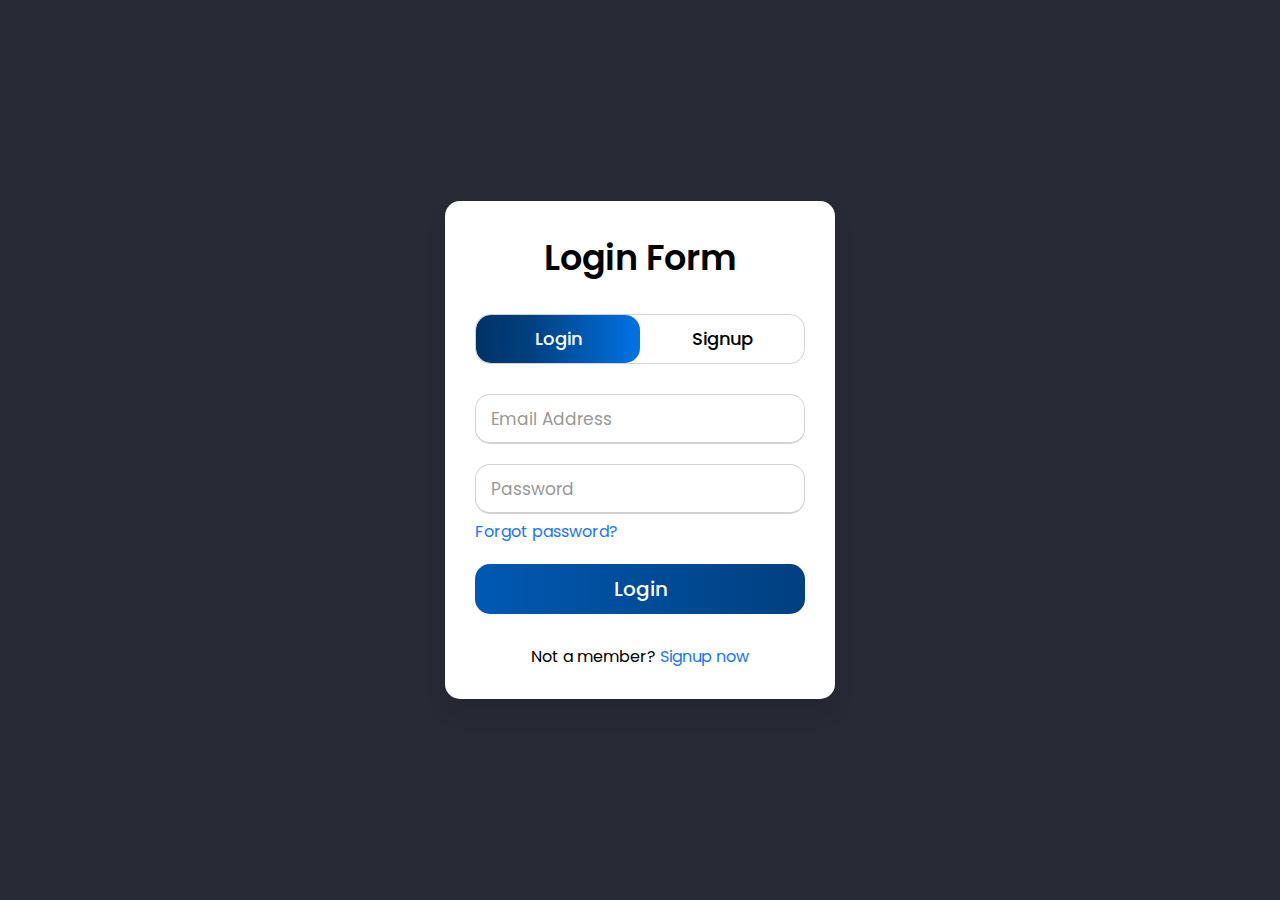
<file: index.html>
<!DOCTYPE html>
<html lang="en" >
<head>
  <meta charset="UTF-8">
  <title>Login &amp; signup form</title>
  <link rel="stylesheet" href="./style.css">

</head>
<body>
<!-- partial:index.partial.html -->
<div class="wrapper">
  <div class="title-text">
    <div class="title login">Login Form</div>
    <div class="title signup">Signup Form</div>
  </div>
  <div class="form-container">
    <div class="slide-controls">
      <input type="radio" name="slide" id="login" checked>
      <input type="radio" name="slide" id="signup">
      <label for="login" class="slide login">Login</label>
      <label for="signup" class="slide signup">Signup</label>
      <div class="slider-tab"></div>
    </div>
    <div class="form-inner">
      <form action="#" class="login">
        <div class="field">
          <input type="text" placeholder="Email Address" required>
        </div>
        <div class="field">
          <input type="password" placeholder="Password" required>
        </div>
        <div class="pass-link"><a href="#">Forgot password?</a></div>
        <div class="field btn">
          <div class="btn-layer"></div>
          <input type="submit" value="Login">
        </div>
        <div class="signup-link">Not a member? <a href="#">Signup now</a></div>
      </form>
      <form action="./dashboard.html" class="signup">
        <div class="field">
          <input type="text" placeholder="Email Address" required>
        </div>
        <div class="field">
          <input type="password" placeholder="Password" required>
        </div>
        <div class="field">
          <input type="password" placeholder="Confirm password" required>
        </div>
        <div class="field btn">
          <div class="btn-layer"></div>
          <input type="submit" value="Signup">
        </div>
      </form>
    </div>
  </div>
</div>
<!-- partial -->
  <script  src="./scripts.js"></script>

</body>
</html>
</file>
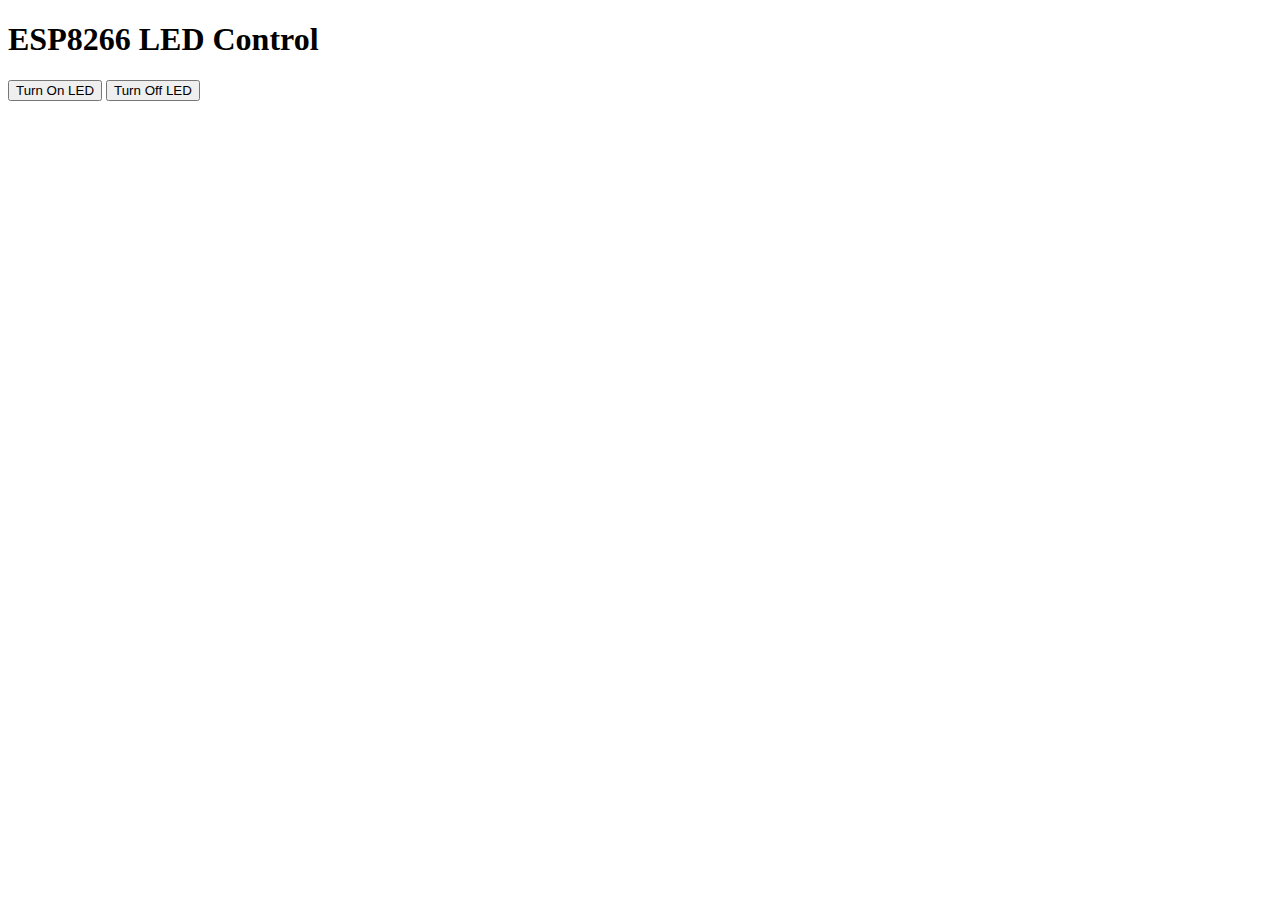
<file: led.html>
<!DOCTYPE html>
<html>
<head>
  <title>ESP8266 LED Control</title>
</head>
<body>
  <h1>ESP8266 LED Control</h1>
  <button id="onButton">Turn On LED</button>
  <button id="offButton">Turn Off LED</button>

  <script>
    document.getElementById("onButton").addEventListener("click", function() {
      sendCommand("ON");
    });

    document.getElementById("offButton").addEventListener("click", function() {
      sendCommand("OFF");
    });

    function sendCommand(command) {
      var xhr = new XMLHttpRequest();
      xhr.open("GET", "http://192.168.50.31/?LED=" + command, true);
      xhr.send();
    }
  </script>
</body>
</html>
</file>
<file: style.css>
/* style.css */
 @import url("https://fonts.googleapis.com/css?family=Poppins:400,500,600,700&display=swap");
 * {
   margin: 0;
   padding: 0;
   box-sizing: border-box;
   font-family: "Poppins", sans-serif;
 }
 html,
 body {
   display: grid;
   height: 100%;
   width: 100%;
   place-items: center;
   background: #282a36;
 }
 ::selection {
   background: #1a75ff;
   color: #fff;
 }
 .wrapper {
   overflow: hidden;
   max-width: 390px;
   background: #fff;
   padding: 30px;
   border-radius: 15px;
   box-shadow: 0px 15px 20px rgba(0, 0, 0, 0.1);
 }
 .wrapper .title-text {
   display: flex;
   width: 200%;
 }
 .wrapper .title {
   width: 50%;
   font-size: 35px;
   font-weight: 600;
   text-align: center;
   transition: all 0.6s cubic-bezier(0.68, -0.55, 0.265, 1.55);
 }
 .wrapper .slide-controls {
   position: relative;
   display: flex;
   height: 50px;
   width: 100%;
   overflow: hidden;
   margin: 30px 0 10px 0;
   justify-content: space-between;
   border: 1px solid lightgrey;
   border-radius: 15px;
 }
 .slide-controls .slide {
   height: 100%;
   width: 100%;
   color: #fff;
   font-size: 18px;
   font-weight: 500;
   text-align: center;
   line-height: 48px;
   cursor: pointer;
   z-index: 1;
   transition: all 0.6s ease;
 }
 .slide-controls label.signup {
   color: #000;
 }
 .slide-controls .slider-tab {
   position: absolute;
   height: 100%;
   width: 50%;
   left: 0;
   z-index: 0;
   border-radius: 15px;
   background: -webkit-linear-gradient(left, #003366, #004080, #0059b3, #0073e6);
   transition: all 0.6s cubic-bezier(0.68, -0.55, 0.265, 1.55);
 }
 input[type="radio"] {
   display: none;
 }
 #signup:checked ~ .slider-tab {
   left: 50%;
 }
 #signup:checked ~ label.signup {
   color: #fff;
   cursor: default;
   user-select: none;
 }
 #signup:checked ~ label.login {
   color: #000;
 }
 #login:checked ~ label.signup {
   color: #000;
 }
 #login:checked ~ label.login {
   cursor: default;
   user-select: none;
 }
 .wrapper .form-container {
   width: 100%;
   overflow: hidden;
 }
 .form-container .form-inner {
   display: flex;
   width: 200%;
 }
 .form-container .form-inner form {
   width: 50%;
   transition: all 0.6s cubic-bezier(0.68, -0.55, 0.265, 1.55);
 }
 .form-inner form .field {
   height: 50px;
   width: 100%;
   margin-top: 20px;
 }
 .form-inner form .field input {
   height: 100%;
   width: 100%;
   outline: none;
   padding-left: 15px;
   border-radius: 15px;
   border: 1px solid lightgrey;
   border-bottom-width: 2px;
   font-size: 17px;
   transition: all 0.3s ease;
 }
 .form-inner form .field input:focus {
   border-color: #1a75ff;
 }
 .form-inner form .field input::placeholder {
   color: #999;
   transition: all 0.3s ease;
 }
 form .field input:focus::placeholder {
   color: #1a75ff;
 }
 .form-inner form .pass-link {
   margin-top: 5px;
 }
 .form-inner form .signup-link {
   text-align: center;
   margin-top: 30px;
 }
 .form-inner form .pass-link a,
 .form-inner form .signup-link a {
   color: #1a75ff;
   text-decoration: none;
 }
 .form-inner form .pass-link a:hover,
 .form-inner form .signup-link a:hover {
   text-decoration: underline;
 }
 form .btn {
   height: 50px;
   width: 100%;
   border-radius: 15px;
   position: relative;
   overflow: hidden;
 }
 form .btn .btn-layer {
   height: 100%;
   width: 300%;
   position: absolute;
   left: -100%;
   background: -webkit-linear-gradient(
     right,
     #003366,
     #004080,
     #0059b3,
     #0073e6
   );
   border-radius: 15px;
   transition: all 0.4s ease;
 }
 form .btn:hover .btn-layer {
   left: 0;
 }
 form .btn input[type="submit"] {
   height: 100%;
   width: 100%;
   z-index: 1;
   position: relative;
   background: none;
   border: none;
   color: #fff;
   padding-left: 0;
   border-radius: 15px;
   font-size: 20px;
   font-weight: 500;
   cursor: pointer;
 }
</file>
